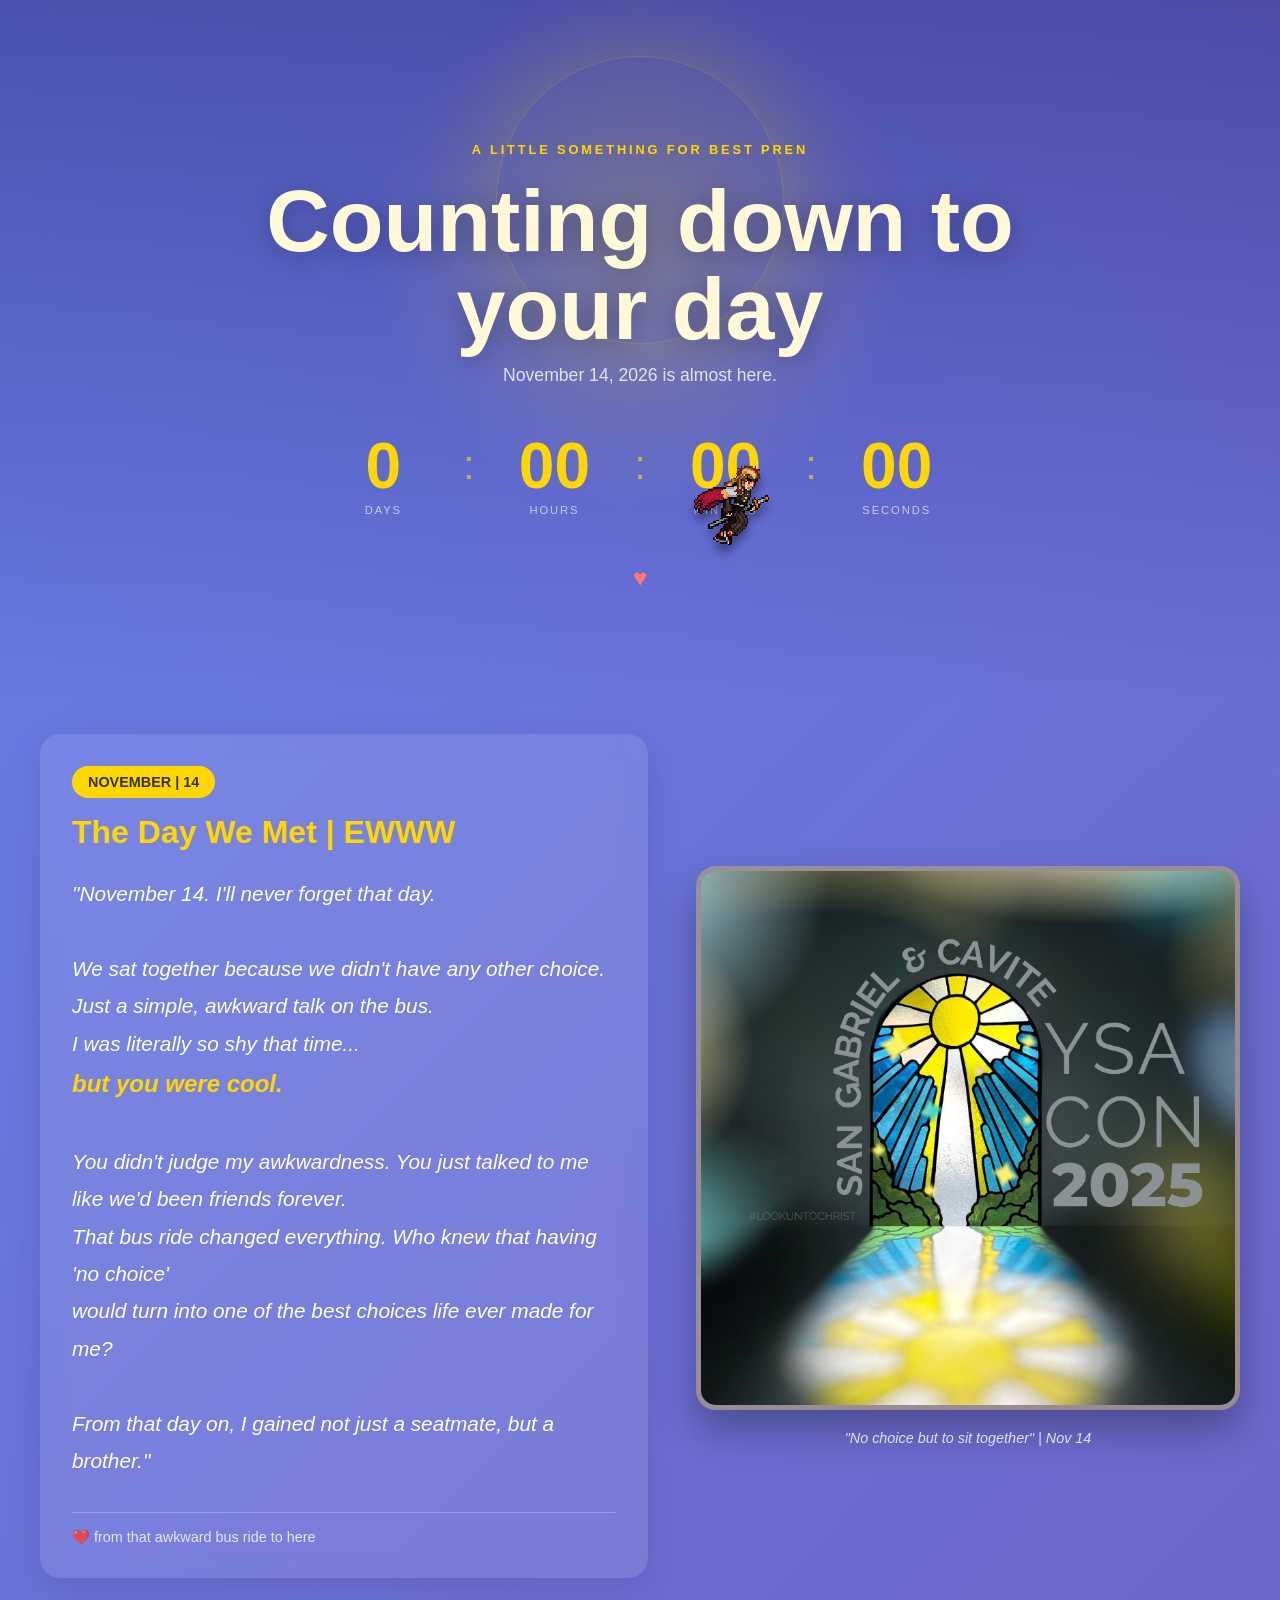
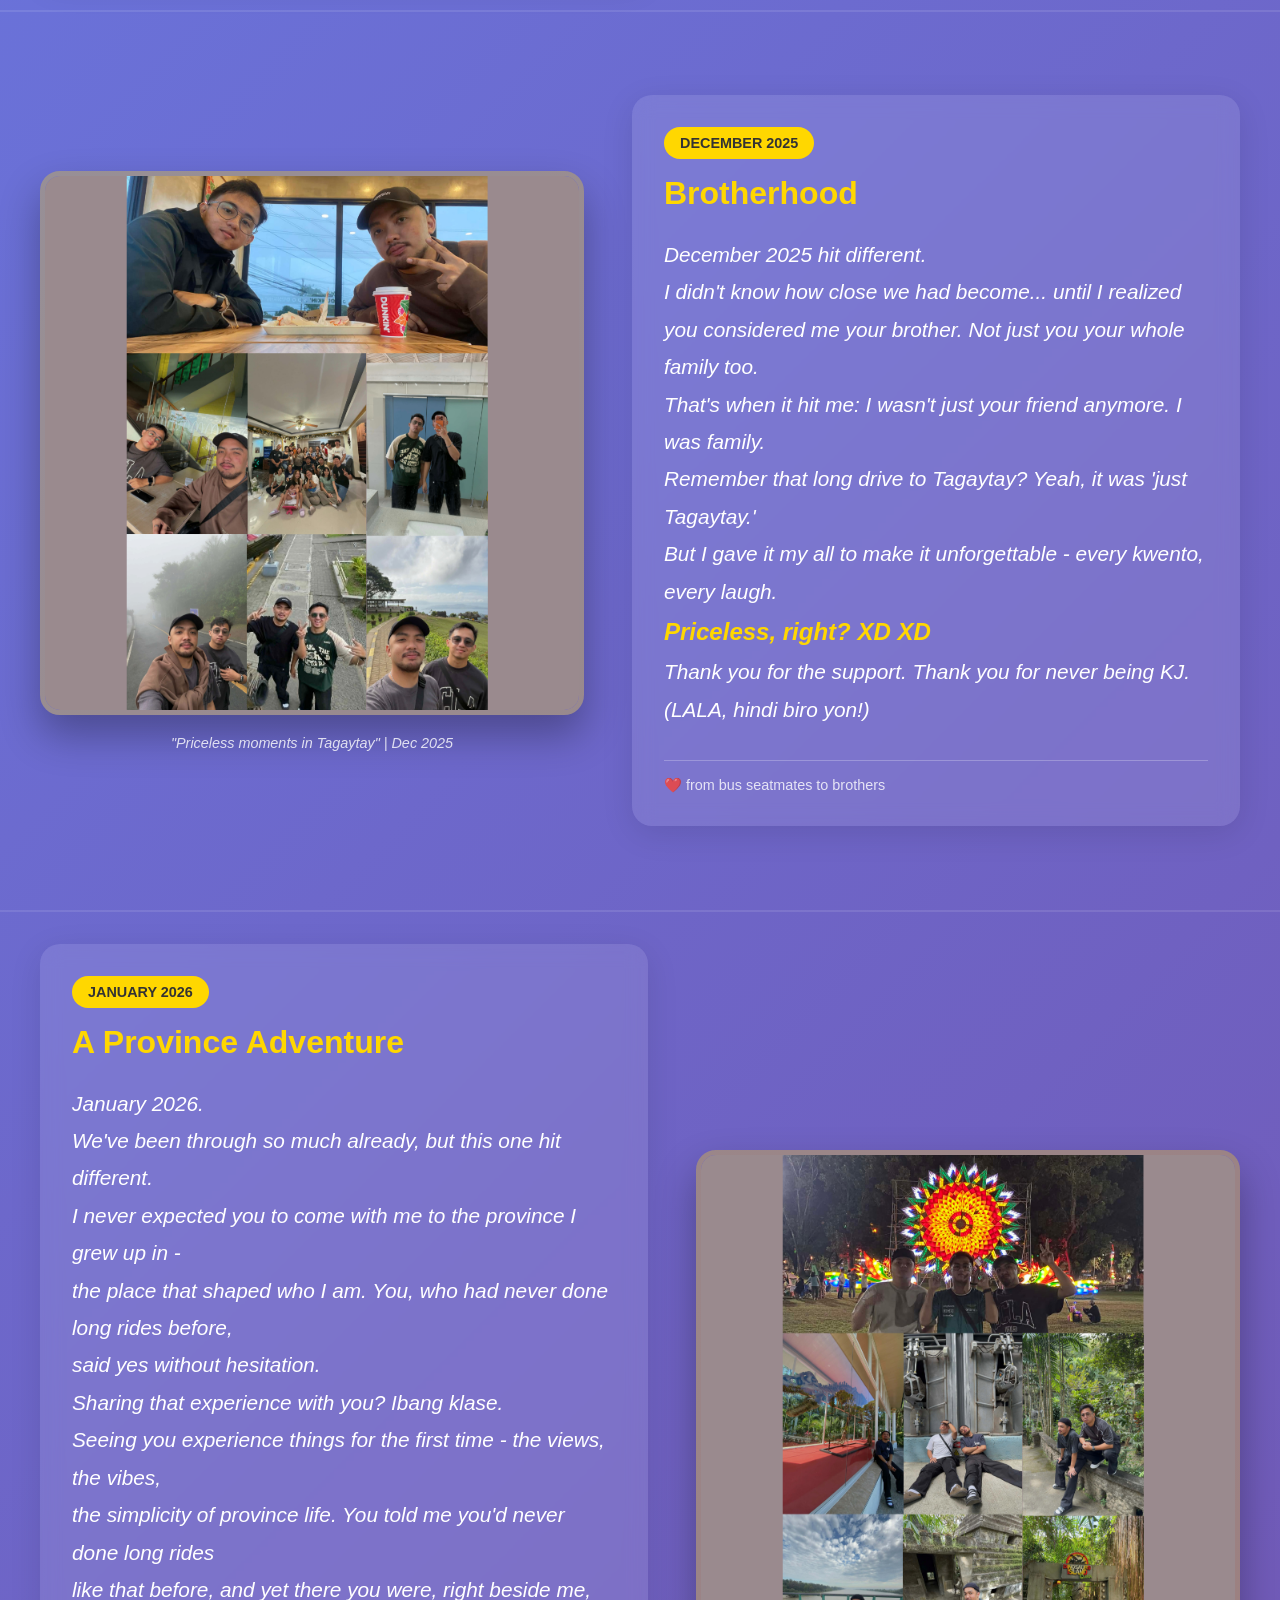
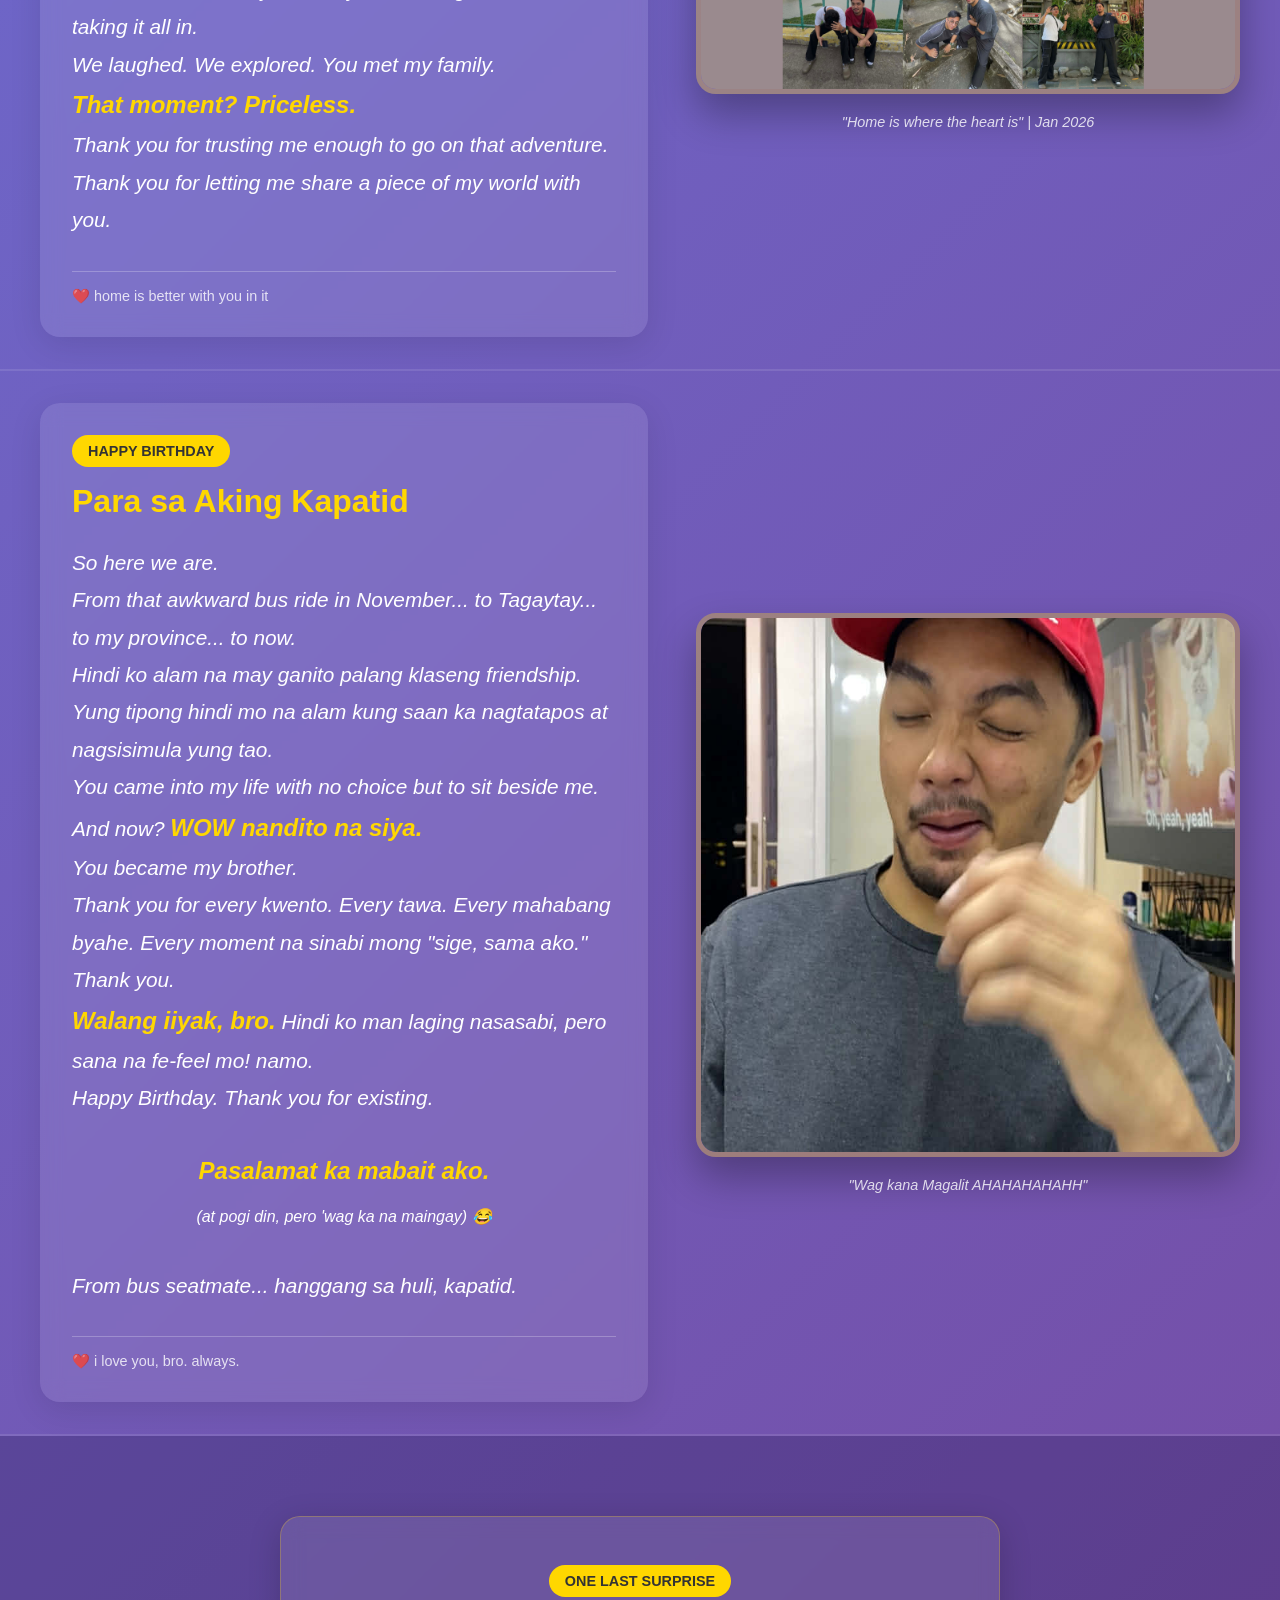
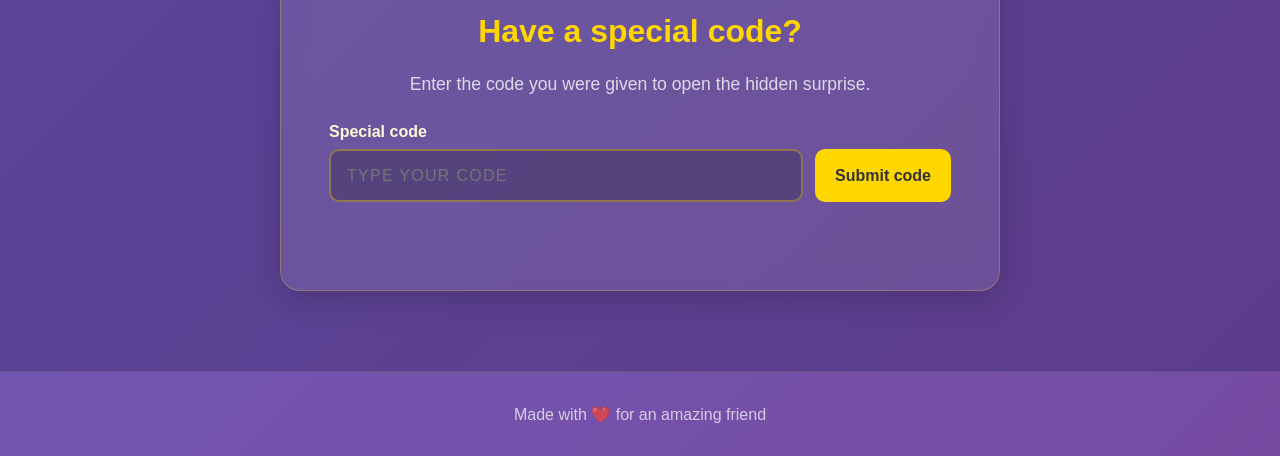
<file: index.html>
<!DOCTYPE html>
<html lang="en">
<head>
    <meta charset="UTF-8">
    <meta name="viewport" content="width=device-width, initial-scale=1.0">
    <title>Happy Birthday Bro! 🎂</title>
    <link rel="stylesheet" href="style.css">
    
    
</head>
<body>
   

   
    <header class="hero-header">
        <div class="header-glow"></div>
        <p class="eyebrow">A little something for Best Pren</p>
        <h1>Counting down to your day</h1>
        <p class="header-message">November 14, 2026 is almost here.</p>
        <div class="countdown" aria-label="Countdown to November 14, 2026">
            <div class="countdown-unit">
                <span id="days" class="countdown-value">0</span>
                <span class="countdown-label">days</span>
            </div>
            <span class="countdown-divider">:</span>
            <div class="countdown-unit">
                <span id="hours" class="countdown-value">00</span>
                <span class="countdown-label">hours</span>
            </div>
            <span class="countdown-divider">:</span>
            <div class="countdown-unit">
                <span id="minutes" class="countdown-value">00</span>
                <span class="countdown-label">minutes</span>
            </div>
            <span class="countdown-divider">:</span>
            <div class="countdown-unit">
                <span id="seconds" class="countdown-value">00</span>
                <span class="countdown-label">seconds</span>
            </div>
        </div>
        <span class="header-heart" aria-hidden="true">♥</span>
    </header>

   

    <!-- SECTION 1 - FIRST MEETING -->
    <section class="section">
        <div class="container">
            <!-- LEFT SIDE - MESSAGE -->
            <div class="message-box">
                <span class="date-badge">NOVEMBER | 14</span>
                <h2 class="message-title">The Day We Met | EWWW</h2>
                <p class="message-text">
                    "November 14. I'll never forget that day.<br><br>
                    We sat together because we didn't have any other choice.<br>
                    Just a simple, awkward talk on the bus.<br>
                    I was literally so shy that time...<br>
                    <span class="highlight">but you were cool.</span><br><br>
                    You didn't judge my awkwardness. You just talked to me like we'd been friends forever.<br>
                    That bus ride changed everything. Who knew that having 'no choice'<br>
                    would turn into one of the best choices life ever made for me?<br><br>
                    From that day on, I gained not just a seatmate, but a brother."
                </p>
                <div class="memory-footer">
                    <span class="heart">❤️</span> from that awkward bus ride to here
                </div>
            </div>
            
            <!-- RIGHT SIDE - PHOTO -->
            <div class="photo-box">
                <img src="images/YsaCon.jpg" alt="Our first meeting on the bus" class="actual-photo">
                <p class="photo-caption">"No choice but to sit together" | Nov 14</p>
            </div>
        </div>
    </section>

    <!-- SECTION 2 - TAGAYTAY MEMORY (FLIPPED LAYOUT) -->
    <section class="section">
        <div class="container">
            <!-- LEFT SIDE - PHOTO -->
            <div class="photo-box">
                <img src="images/second.png" alt="Tagaytay trip with my brother" class="actual-photo">
                <p class="photo-caption">"Priceless moments in Tagaytay" | Dec 2025</p>
            </div>
            
            <!-- RIGHT SIDE - MESSAGE -->
            <div class="message-box">
                <span class="date-badge">DECEMBER 2025</span>
                <h2 class="message-title">Brotherhood</h2>
                <div class="message-text">
                    <p><em>December 2025 hit different.</em></p>
                    
                    <p>I didn't know how close we had become... until I realized<br>
                    you considered me your brother. Not just you your whole family too.</p>
                    
                    <p>That's when it hit me: I wasn't just your friend anymore. I was family.</p>
                    
                    <p>Remember that long drive to Tagaytay? Yeah, it was 'just Tagaytay.'</p>
                    
                    <p>But I gave it my all to make it unforgettable - every kwento, every laugh.</p>
                    
                    <p><span class="highlight">Priceless, right? XD XD</span></p>
                    
                    <p>Thank you for the support. Thank you for never being KJ.<br>
                    (LALA, hindi biro yon!)</p>
                </div>
                <div class="memory-footer">
                    <span class="heart">❤️</span> from bus seatmates to brothers
                </div>
            </div>
        </div>
    </section>

    <!-- SECTION 3 - PROVINCE ADVENTURE (JANUARY 2026) -->
    <section class="section">
        <div class="container">
            <!-- LEFT SIDE - MESSAGE -->
            <div class="message-box">
                <span class="date-badge">JANUARY 2026</span>
                <h2 class="message-title">A Province Adventure</h2>
                <div class="message-text">
                    <p><em>January 2026.</em></p>
                    
                    <p>We've been through so much already, but this one hit different.</p>
                    
                    <p>I never expected you to come with me to the province I grew up in -<br>
                    the place that shaped who I am. You, who had never done long rides before,<br>
                    said yes without hesitation.</p>
                    
                    <p>Sharing that experience with you? Ibang klase.</p>
                    
                    <p>Seeing you experience things for the first time - the views, the vibes,<br>
                    the simplicity of province life. You told me you'd never done long rides<br>
                    like that before, and yet there you were, right beside me, taking it all in.</p>
                    
                    <p>We laughed. We explored. You met my family.</p>
                    
                    <p><span class="highlight">That moment? Priceless.</span></p>
                    
                    <p>Thank you for trusting me enough to go on that adventure.<br>
                    Thank you for letting me share a piece of my world with you.</p>
                </div>
                <div class="memory-footer">
                    <span class="heart">❤️</span> home is better with you in it
                </div>
            </div>
            
            <!-- RIGHT SIDE - PHOTO -->
            <div class="photo-box">
                <img src="images/taklo.png" alt="Province adventure with my brother" class="actual-photo">
                <p class="photo-caption">"Home is where the heart is" | Jan 2026</p>
            </div>
        </div>
    </section>

    <!-- SECTION 4 - GRAND FINALE (Bro Version) -->
<section class="section">
    <div class="container">
        <div class="message-box">
            <span class="date-badge">HAPPY BIRTHDAY</span>
            <h2 class="message-title">Para sa Aking Kapatid</h2>
            <div class="message-text">
                <p><em>So here we are.</em></p>
                
                <p>From that awkward bus ride in November... to Tagaytay... to my province... to now.</p>
                
                <p>Hindi ko alam na may ganito palang klaseng friendship. Yung tipong hindi mo na alam kung saan ka nagtatapos at nagsisimula yung tao.</p>
                
                <p>You came into my life with no choice but to sit beside me. And now? <span class="highlight">WOW nandito na siya.</span></p>
                
                <p>You became my brother.</p>
                
                <p>Thank you for every kwento. Every tawa. Every mahabang byahe. Every moment na sinabi mong "sige, sama ako."</p>
                
                <p>Thank you.</p>
                
                <p><span class="highlight">Walang iiyak, bro.</span> Hindi ko man laging nasasabi, pero sana na fe-feel mo! namo.</p>
                
                <p>Happy Birthday. Thank you for existing.</p>
                
                <p style="font-size: 1.5rem; text-align: center; margin: 2rem 0;">
                    <span class="highlight">Pasalamat ka mabait ako.</span><br>
                    <span style="font-size: 1rem;">(at pogi din, pero 'wag ka na maingay) 😂</span>
                </p>
                
                <p><em>From bus seatmate... hanggang sa huli, kapatid.</em></p>
            </div>
            <div class="memory-footer">
                <span class="heart">❤️</span> i love you, bro. always.
            </div>
        </div>
        <div class="photo-box">
            <img src="images/burtday.png" alt="Best photo of us" class="actual-photo">
            <p class="photo-caption">"Wag kana Magalit AHAHAHAHAHH"</p>
        </div>
    </div>
</section>

    <!-- SPECIAL CODE UNLOCK -->
    <section class="code-section" aria-labelledby="code-title">
        <div class="code-card">
            <span class="date-badge">ONE LAST SURPRISE</span>
            <h2 id="code-title" class="message-title">Have a special code?</h2>
            <p class="code-intro">Enter the code you were given to open the hidden surprise.</p>
            <form id="code-form" class="code-form">
                <label class="code-label" for="special-code">Special code</label>
                <div class="code-input-row">
                    <input id="special-code" name="special-code" type="text" autocomplete="off" placeholder="Type your code" required>
                    <button class="code-button" type="submit">Submit code</button>
                </div>
            </form>
            <p id="code-status" class="code-status" role="status" aria-live="polite"></p>
        </div>
    </section>

    <!-- FOOTER -->
    <footer style="text-align: center; padding: 2rem; opacity: 0.7;">
        <p>Made with ❤️ for an amazing friend</p>
    </footer>

    <aside id="countdown-bot" class="countdown-bot" aria-label="Countdown bot">
        <button id="bot-close" class="bot-close" type="button" aria-label="Close countdown bot">&times;</button>
        <img id="bot-avatar" class="bot-avatar" src="images/listening.JPG" alt="You listening">
        <div class="bot-content">
            <p class="bot-name">Countdown Bot</p>
            <p class="bot-question">What are you doing here?</p>
            <div id="bot-options" class="bot-options">
                <button class="bot-option" type="button" data-reply="visiting">Just visiting the page</button>
                <button class="bot-option" type="button" data-reply="hint">Trying to find a hint to the code</button>
                <button id="bot-code-request" class="bot-option bot-follow-up" type="button">Can you please tell me the code?</button>
                <button id="bot-please" class="bot-option bot-prank-option" type="button">Pleasee</button>
                <button id="bot-nevermind" class="bot-option bot-prank-option" type="button">Nevermind</button>
            </div>
            <p id="bot-reply" class="bot-reply" role="status" aria-live="polite"></p>
        </div>
    </aside>
    <button id="bot-open" class="bot-open" type="button">Ask the bot</button>

    <div id="walk-world" class="walk-world" aria-label="Free walk area">
        <div id="walker" class="walker" role="img" aria-label="Walking character"></div>
    </div>

    <script src="script.js"></script>

</body>
</html>
</file>
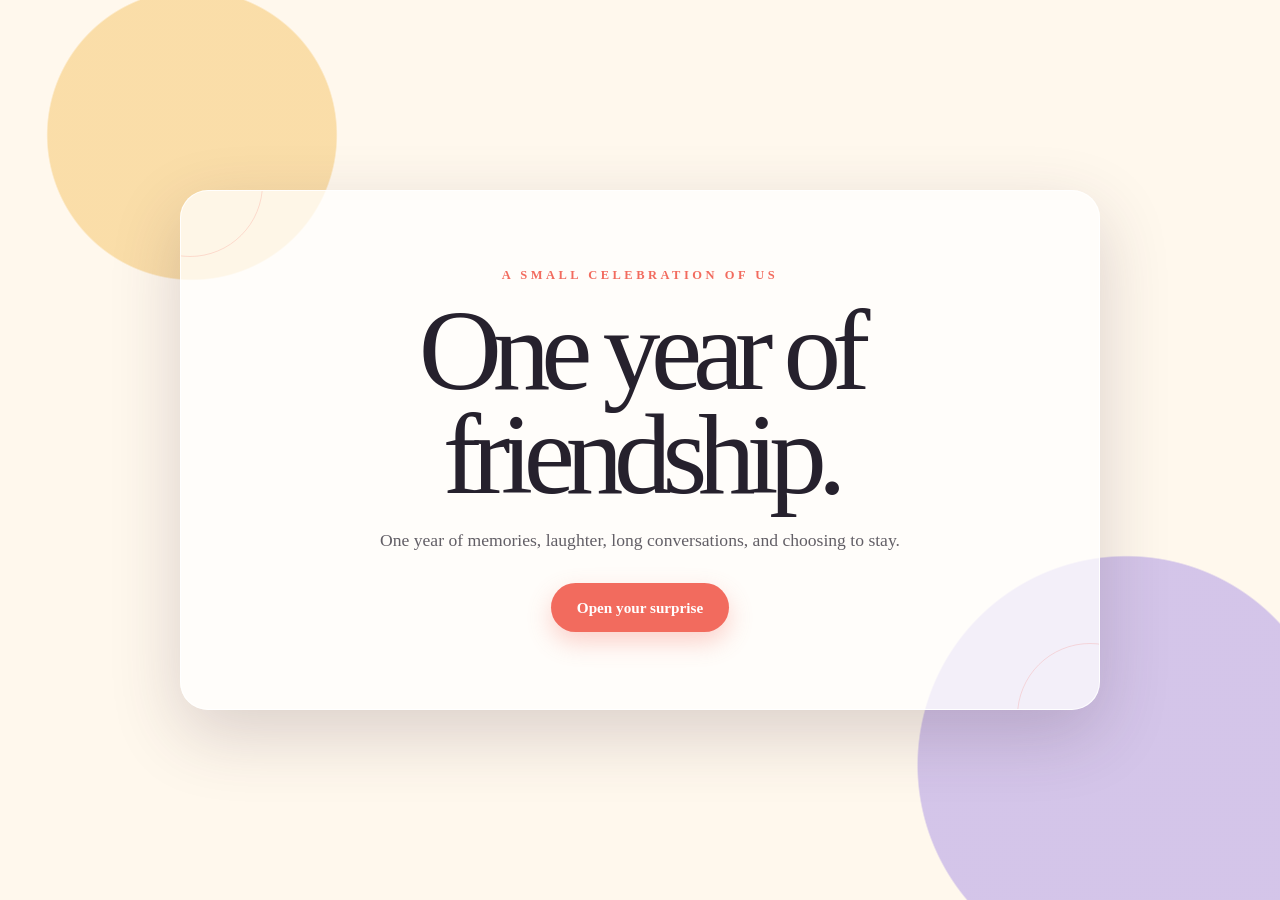
<file: surprise.html>
<!DOCTYPE html>
<html lang="en">
<head>
    <meta charset="UTF-8">
    <meta name="viewport" content="width=device-width, initial-scale=1.0">
    <title>One Year of Us</title>
    <link rel="stylesheet" href="style2.css">
</head>
<body>
    <main class="surprise">
        <section class="intro" aria-labelledby="page-title">
            <p class="kicker">A small celebration of us</p>
            <h1 id="page-title">One year of friendship.</h1>
            <p class="subtitle">One year of memories, laughter, long conversations, and choosing to stay.</p>
            <button class="open-button" type="button" id="open-surprise">Open your surprise</button>
        </section>

        <section class="message" id="message" aria-live="polite" hidden>
            <img class="message-photo" src="images/burtday.png" alt="A favorite memory together">
            <h2>To my best friend,</h2>
            <p>
                Happy one-year friendship anniversary! It's genuinely wild to think that it's already been
                a year since we started hanging out. You've easily become one of my favorite people, and I'm
                super grateful to have you around.
            </p>
            <p>
                Thanks for all the laughs, the random adventures, and always having my
                back. Here's to everything we've built so far and all the good times still ahead.
            </p>
            <p>
                This past year has reminded me how special it is to have someone who makes the
                good days even better and the difficult days a little easier. I hope you know
                that you can always count on me, just like I know I can count on you. No matter
                where life takes us next, I am thankful for every conversation, every inside joke,
                and every memory we still have waiting to make.
            </p>
            <p class="signature">Appreciate you, man. Always. <span class="heart" aria-hidden="true"></span></p>

            <section class="memory-gallery" aria-labelledby="gallery-title">
                <p class="section-kicker">Four little pieces of us</p>
                <h2 class="section-title" id="gallery-title">Flip through our memories</h2>
                <p class="section-note">Every picture holds a story. Before you see the memory, take a second to feel what it means.</p>
                <div class="gallery-grid">
                    <article class="memory-card">
                        <button class="card-button" type="button" aria-label="Reveal memory one">
                            <span class="card-inner">
                                <span class="card-face card-front"><span class="card-number">MEMORY 01</span><span class="card-meaning">The beginning of something unforgettable.</span><span class="card-hint">tap to reveal</span></span>
                                <span class="card-face card-back"><img src="images/M1.png" alt="Memory one"></span>
                            </span>
                        </button>
                    </article>
                    <article class="memory-card">
                        <button class="card-button" type="button" aria-label="Reveal memory two">
                            <span class="card-inner">
                                <span class="card-face card-front"><span class="card-number">MEMORY 02</span><span class="card-meaning">A laugh that made an ordinary day special.</span><span class="card-hint">tap to reveal</span></span>
                                <span class="card-face card-back"><img src="images/M2.png" alt="Memory two"></span>
                            </span>
                        </button>
                    </article>
                    <article class="memory-card">
                        <button class="card-button" type="button" aria-label="Reveal memory three">
                            <span class="card-inner">
                                <span class="card-face card-front"><span class="card-number">MEMORY 03</span><span class="card-meaning">The kind of moment we will talk about forever.</span><span class="card-hint">tap to reveal</span></span>
                                <span class="card-face card-back"><img src="images/M3.png" alt="Memory three"></span>
                            </span>
                        </button>
                    </article>
                    <article class="memory-card">
                        <button class="card-button" type="button" aria-label="Reveal memory four">
                            <span class="card-inner">
                                <span class="card-face card-front"><span class="card-number">MEMORY 04</span><span class="card-meaning">Proof that the best memories are unplanned.</span><span class="card-hint">tap to reveal</span></span>
                                <span class="card-face card-back"><img src="images/M4.png" alt="Memory four"></span>
                            </span>
                        </button>
                    </article>
                </div>
            </section>

            <section class="final-reveal" id="final-reveal" aria-labelledby="final-title" hidden>
                <p class="section-kicker">You found the last memory</p>
                <h2 class="section-title" id="final-title">One more thing...</h2>
                <p>
                    Four memories, one incredible year, and so many more moments still to come.
                    Thank you chard for the incredible year, pre alam mo naman na hindi ako ma show ng emotion,
                    still i want to thank you for everything to make this possible and thank you for being my
                    best friend. I am looking forward sa jowa mo HAHHA kimi, I'm always grateful and i appriciate
                    Things that you do for our pagiging prens.
                </p>
                <p class="final-signature">Here is to us and everything ahead.</p>
            </section>

            <div class="message-actions">
                <button class="download-button" type="button" id="download-memory">Save this memory</button>
                <p class="action-note">Creates a printable PDF from your browser's print menu.</p>
            </div>

            <section class="video-gallery" aria-labelledby="video-title">
                <p class="section-kicker">Moving memories</p>
                <h2 class="section-title" id="video-title">A moment in motion</h2>
                <p class="section-note">A favorite memory, saved in motion.</p>
                <div class="video-grid">
                    <div>
                        <video class="video-slot" controls muted loop preload="metadata">
                            <source src="images/v1-browser.mp4" type="video/mp4">
                        </video>
                        <p class="video-label">1 Year of Memories</p>
                    </div>
                </div>
            </section>

        </section>
    </main>

    <script>
        const openButton = document.getElementById('open-surprise');
        const message = document.getElementById('message');
        const finalReveal = document.getElementById('final-reveal');
        const downloadButton = document.getElementById('download-m emory');
        const memoryCards = [...document.querySelectorAll('.memory-card')];
        const flippedMemories = new Set();
        const colors = ['#f26b5e', '#f4bd55', '#9b83c4', '#6fb8a4'];

        function celebrate() {
            for (let index = 0; index < 70; index += 1) {
                const piece = document.createElement('span');
                piece.className = 'confetti';
                piece.style.left = `${Math.random() * 100}vw`;
                piece.style.backgroundColor = colors[index % colors.length];
                piece.style.setProperty('--drift', `${(Math.random() - 0.5) * 30}vw`);
                piece.style.animationDelay = `${Math.random() * 0.45}s`;
                document.body.appendChild(piece);
                piece.addEventListener('animationend', () => piece.remove());
            }
        }

        openButton.addEventListener('click', () => {
            message.hidden = false;
            message.classList.add('is-visible');
            openButton.textContent = 'Happy one year to us';
            openButton.disabled = true;
            celebrate();
        });

        memoryCards.forEach((card, index) => {
            const button = card.querySelector('.card-button');

            button.addEventListener('click', () => {
                const isFlipped = card.classList.toggle('is-flipped');
                button.setAttribute('aria-label', isFlipped ? 'Show the meaning' : 'Reveal memory');

                if (isFlipped) {
                    flippedMemories.add(index);
                } else {
                    flippedMemories.delete(index);
                }

                if (flippedMemories.size === memoryCards.length) {
                    finalReveal.hidden = false;
                    finalReveal.classList.add('is-unlocked');
                    finalReveal.scrollIntoView({ behavior: 'smooth', block: 'center' });
                    celebrate();
                }
            });
        });

        downloadButton.addEventListener('click', () => {
            window.print();
        });
    </script>
</body>
</html>
</file>
<file: style.css>
* {
    margin: 0;
    padding: 0;
    box-sizing: border-box;
}

body {
    font-family: 'Arial', sans-serif;
    background: linear-gradient(135deg, #667eea 0%, #764ba2 100%);
    color: white;
}

/* BIRTHDAY HEADER */
.hero-header {
    min-height: 78vh;
    padding: 7rem 2rem 5rem;
    display: flex;
    flex-direction: column;
    align-items: center;
    justify-content: center;
    text-align: center;
    position: relative;
    overflow: hidden;
    background: radial-gradient(circle at 50% 35%, rgba(255, 215, 0, 0.2), transparent 34%),
        linear-gradient(180deg, rgba(41, 28, 102, 0.45), rgba(118, 75, 162, 0));
}

.header-glow {
    width: 18rem;
    height: 18rem;
    position: absolute;
    top: 8%;
    border: 1px solid rgba(255, 215, 0, 0.2);
    border-radius: 50%;
    box-shadow: 0 0 80px rgba(255, 215, 0, 0.15);
    animation: pulseGlow 4s ease-in-out infinite;
}

.eyebrow {
    color: #ffd700;
    font-size: 0.8rem;
    font-weight: bold;
    letter-spacing: 0.18rem;
    text-transform: uppercase;
    position: relative;
}

.hero-header h1 {
    max-width: 760px;
    margin: 1.25rem 0 0.75rem;
    font-size: clamp(2.5rem, 7vw, 5.5rem);
    line-height: 1;
    color: #fff8d6;
    text-shadow: 0 4px 24px rgba(0, 0, 0, 0.25);
    position: relative;
}

.header-message {
    color: rgba(255, 255, 255, 0.8);
    font-size: 1.1rem;
    position: relative;
}

.countdown {
    display: flex;
    align-items: center;
    gap: clamp(0.5rem, 2vw, 1.5rem);
    margin-top: 3rem;
    position: relative;
}

.countdown-unit {
    min-width: clamp(4.2rem, 12vw, 7rem);
    display: flex;
    flex-direction: column;
    gap: 0.35rem;
}

.countdown-value {
    color: #ffd700;
    font-size: clamp(2rem, 6vw, 4rem);
    font-weight: bold;
    line-height: 1;
    font-variant-numeric: tabular-nums;
}

.countdown-label {
    color: rgba(255, 255, 255, 0.65);
    font-size: 0.7rem;
    letter-spacing: 0.12rem;
    text-transform: uppercase;
}

.countdown-divider {
    color: rgba(255, 215, 0, 0.65);
    font-size: clamp(1.5rem, 4vw, 2.5rem);
    margin-bottom: 1.2rem;
}

.header-heart {
    color: #ff7777;
    font-size: 1.5rem;
    margin-top: 3rem;
    animation: heartbeat 1.5s infinite;
    position: relative;
}

@keyframes pulseGlow {
    0%, 100% { transform: scale(0.95); opacity: 0.65; }
    50% { transform: scale(1.05); opacity: 1; }
}

/* SECTION STYLING */
.section {
    min-height: 100vh;
    display: flex;
    align-items: center;
    justify-content: center;
    padding: 2rem;
    border-bottom: 2px solid rgba(255,255,255,0.1);
}

.container {
    display: flex;
    max-width: 1200px;
    width: 100%;
    gap: 3rem;
    align-items: center;
    justify-content: center;
    flex-wrap: wrap;
}

/* MESSAGE BOX */
.message-text .highlight.funny {
    display: inline-block;
    animation: laugh 1s infinite;
}

@keyframes laugh {
    0%, 100% { transform: rotate(0deg); }
    25% { transform: rotate(2deg); }
    75% { transform: rotate(-2deg); }
}
.message-box {
    flex: 1;
    min-width: 300px;
    padding: 2rem;
    background: rgba(255,255,255,0.1);
    backdrop-filter: blur(10px);
    border-radius: 20px;
    box-shadow: 0 8px 32px rgba(0,0,0,0.1);
    animation: slideInLeft 1s ease;
}

.date-badge {
    background: #ffd700;
    color: #333;
    padding: 0.5rem 1rem;
    border-radius: 50px;
    font-weight: bold;
    font-size: 0.9rem;
    display: inline-block;
    margin-bottom: 1rem;
}

.message-title {
    font-size: 2rem;
    margin-bottom: 1.5rem;
    color: #ffd700;
}

.message-text {
    font-size: 1.3rem;
    line-height: 1.8;
    margin-bottom: 2rem;
    font-style: italic;
}

.highlight {
    color: #ffd700;
    font-weight: bold;
    font-size: 1.5rem;
}

.memory-footer {
    border-top: 1px solid rgba(255,255,255,0.3);
    padding-top: 1rem;
    font-size: 0.9rem;
    opacity: 0.8;
}

.heart {
    color: #ff4d4d;
    animation: heartbeat 1.5s infinite;
}

/* PHOTO BOX */
.photo-box {
    flex: 1;
    min-width: 300px;
    text-align: center;
}

/* ACTUAL PHOTO STYLING - Auto fits in box */
.actual-photo {
    width: 100%;
    height: 100%;
    aspect-ratio: 1/1;
    object-fit: cover;
    border-radius: 20px;
    box-shadow: 0 20px 40px rgba(0,0,0,0.3);
    border: 5px solid rgba(255,215,0,0.3);
    transition: transform 0.3s ease;
    animation: slideInRight 1s ease;
}

.actual-photo:hover {
    transform: scale(1.02) rotate(1deg);
    border-color: #ffd700;
}

/* PLACEHOLDER STYLING (for when no photo yet) */
.photo-placeholder {
    width: 100%;
    aspect-ratio: 1/1;
    background: linear-gradient(145deg, #ffd700, #ffb347);
    border-radius: 20px;
    padding: 1rem;
    box-shadow: 0 20px 40px rgba(0,0,0,0.3);
    transition: transform 0.3s ease;
    animation: slideInRight 1s ease;
}

.photo-placeholder:hover {
    transform: scale(1.02) rotate(1deg);
}

.placeholder-content {
    width: 100%;
    height: 100%;
    background: rgba(255,255,255,0.2);
    border-radius: 15px;
    display: flex;
    flex-direction: column;
    align-items: center;
    justify-content: center;
    gap: 1rem;
    border: 3px dashed rgba(255,255,255,0.5);
}

.camera-icon {
    font-size: 4rem;
    filter: drop-shadow(0 4px 6px rgba(0,0,0,0.2));
}

.photo-caption {
    margin-top: 1rem;
    font-size: 0.9rem;
    opacity: 0.8;
    font-style: italic;
}

/* SPECIAL CODE UNLOCK */
.code-section {
    min-height: 52vh;
    display: flex;
    align-items: center;
    justify-content: center;
    padding: 5rem 2rem;
    background: rgba(30, 19, 75, 0.28);
    border-bottom: 2px solid rgba(255, 255, 255, 0.1);
}

.code-card {
    width: min(100%, 720px);
    padding: 3rem;
    text-align: center;
    background: rgba(255, 255, 255, 0.1);
    border: 1px solid rgba(255, 215, 0, 0.25);
    border-radius: 20px;
    box-shadow: 0 8px 32px rgba(0, 0, 0, 0.18);
    backdrop-filter: blur(10px);
}

.code-intro {
    margin-bottom: 1.75rem;
    color: rgba(255, 255, 255, 0.78);
    font-size: 1.1rem;
}

.code-form {
    text-align: left;
}

.code-label {
    display: block;
    margin-bottom: 0.5rem;
    color: #fff8d6;
    font-weight: bold;
}

.code-input-row {
    display: flex;
    gap: 0.75rem;
}

.code-input-row input {
    flex: 1;
    min-width: 0;
    padding: 0.95rem 1rem;
    border: 2px solid rgba(255, 215, 0, 0.35);
    border-radius: 10px;
    background: rgba(0, 0, 0, 0.2);
    color: white;
    font: inherit;
    letter-spacing: 0.08rem;
    text-transform: uppercase;
}

.code-input-row input:focus {
    outline: 2px solid #ffd700;
    outline-offset: 2px;
}

.code-button {
    padding: 0.95rem 1.25rem;
    border: 0;
    border-radius: 10px;
    background: #ffd700;
    color: #333;
    cursor: pointer;
    font: inherit;
    font-weight: bold;
    transition: transform 0.2s ease, background 0.2s ease;
}

.code-button:hover,
.code-button:focus-visible {
    background: #fff0a3;
    transform: translateY(-2px);
}

.code-status {
    min-height: 1.5rem;
    margin-top: 1rem;
    font-weight: bold;
}

.code-status.success {
    color: #a8f0bd;
}

.code-status.error {
    color: #ffb0b0;
}

/* COUNTDOWN BOT */
.countdown-bot {
    width: 6rem;
    min-height: 6rem;
    display: flex;
    align-items: flex-end;
    position: fixed;
    right: 1rem;
    bottom: 1rem;
    z-index: 10;
    padding: 0;
    opacity: 0;
    pointer-events: none;
    transform: translateY(1rem);
    transition: opacity 0.25s ease, transform 0.25s ease;
}

.countdown-bot.is-visible {
    opacity: 1;
    pointer-events: auto;
    transform: translateY(0);
}

.bot-avatar {
    width: 5.5rem;
    height: 5.5rem;
    display: block;
    flex: 0 0 auto;
    object-fit: cover;
    object-position: center top;
    background: #ffd700;
    border: 3px solid #ffd700;
    border-radius: 50%;
    box-shadow: 0 10px 25px rgba(0, 0, 0, 0.3);
    transition: transform 0.25s ease;
}

.countdown-bot.is-talking .bot-avatar {
    animation: botBounce 0.55s ease-in-out infinite alternate;
}

@keyframes botBounce {
    from { transform: translateY(0) rotate(-2deg); }
    to { transform: translateY(-5px) rotate(2deg); }
}

.bot-content {
    width: min(19rem, calc(100vw - 2rem));
    position: absolute;
    right: 4.7rem;
    bottom: 4.3rem;
    color: #fff8d6;
    pointer-events: auto;
}

.bot-name {
    width: fit-content;
    margin: 0 0 0.35rem auto;
    padding: 0.25rem 0.65rem;
    color: #ffd700;
    font-size: 0.72rem;
    font-weight: bold;
    letter-spacing: 0.1rem;
    text-transform: uppercase;
    background: rgba(30, 19, 75, 0.92);
    border-radius: 999px;
}

.bot-question {
    margin: 0 0 0.65rem;
    padding: 0.75rem 0.9rem;
    font-size: 1.05rem;
    font-weight: bold;
    line-height: 1.3;
    background: rgba(30, 19, 75, 0.94);
    border: 1px solid rgba(255, 215, 0, 0.45);
    border-radius: 16px 16px 3px 16px;
    box-shadow: 0 8px 22px rgba(0, 0, 0, 0.25);
}

.bot-options {
    display: grid;
    gap: 0.5rem;
    opacity: 0;
    pointer-events: none;
    transform: translateY(-0.4rem);
    transition: opacity 0.3s ease, transform 0.3s ease;
}

.bot-options.is-ready {
    opacity: 1;
    pointer-events: auto;
    transform: translateY(0);
}

.bot-follow-up {
    display: none;
}

.bot-follow-up.is-visible {
    display: block;
}

.bot-prank-option {
    display: none;
}

.bot-prank-option.is-visible {
    display: block;
}

.bot-option,
.bot-open {
    color: #fff8d6;
    background: rgba(255, 255, 255, 0.1);
    border: 1px solid rgba(255, 215, 0, 0.35);
    border-radius: 8px;
    cursor: pointer;
    font: inherit;
    text-align: left;
    transition: background 0.2s ease, transform 0.2s ease;
}

.bot-option {
    padding: 0.55rem 0.7rem;
    font-size: 0.86rem;
}

.bot-option:hover,
.bot-option:focus-visible {
    background: rgba(255, 215, 0, 0.2);
    transform: translateX(2px);
}

.bot-option:disabled {
    cursor: wait;
    opacity: 0.55;
}

.bot-reply {
    display: none;
    margin: 0.7rem 0 0;
    padding: 0.75rem 0.9rem;
    color: rgba(255, 255, 255, 0.8);
    font-size: 0.88rem;
    line-height: 1.4;
    background: rgba(30, 19, 75, 0.94);
    border: 1px solid rgba(255, 215, 0, 0.35);
    border-radius: 16px 16px 16px 3px;
    box-shadow: 0 8px 22px rgba(0, 0, 0, 0.25);
}

.bot-reply.is-visible {
    display: block;
}

.bot-close {
    position: absolute;
    top: -0.45rem;
    right: -0.35rem;
    width: 1.4rem;
    height: 1.4rem;
    padding: 0;
    color: #333;
    background: #ffd700;
    border-radius: 50%;
    border: 0;
    cursor: pointer;
    font-size: 1.1rem;
    line-height: 1;
}

.bot-open {
    display: none;
    position: fixed;
    right: 1rem;
    bottom: 1rem;
    z-index: 9;
    width: 4rem;
    height: 4rem;
    padding: 0.5rem;
    color: #333;
    background: #ffd700;
    border-radius: 50%;
    font-size: 0.72rem;
    font-weight: bold;
    text-align: center;
}

.bot-open.is-visible {
    display: block;
}

/* OPTIONAL PHOTO STYLES */
.photo-box.with-bg {
    background: linear-gradient(145deg, #ffd700, #ffb347);
    padding: 1rem;
    border-radius: 20px;
}

/* Circle photo style */
.actual-photo.circle {
    border-radius: 50%;
    aspect-ratio: 1/1;
    object-fit: cover;
}

/* Contain photo style (shows entire photo) */
.actual-photo.contain {
    object-fit: contain;
    background: rgba(0,0,0,0.2);
}

/* Polaroid style */
.actual-photo.polaroid {
    object-fit: cover;
    border: 10px solid white;
    border-bottom: 40px solid white;
    border-radius: 10px;
}

/* ANIMATIONS */
@keyframes slideInLeft {
    from {
        opacity: 0;
        transform: translateX(-50px);
    }
    to {
        opacity: 1;
        transform: translateX(0);
    }
}

@keyframes slideInRight {
    from {
        opacity: 0;
        transform: translateX(50px);
    }
    to {
        opacity: 1;
        transform: translateX(0);
    }
}

@keyframes heartbeat {
    0%, 100% { transform: scale(1); }
    50% { transform: scale(1.1); }
}

/* MOBILE RESPONSIVE */
@media (max-width: 768px) {
    .hero-header {
        min-height: 85vh;
        padding: 5rem 1.25rem 4rem;
    }

    .countdown {
        gap: 0.35rem;
        margin-top: 2.5rem;
    }

    .countdown-unit {
        min-width: 3.7rem;
    }

    .container {
        flex-direction: column;
        gap: 2rem;
    }
    
    .message-box, .photo-box {
        width: 100%;
    }
    
    .message-title {
        font-size: 1.5rem;
    }
    
    .message-text {
        font-size: 1.1rem;
    }

    .code-card {
        padding: 2rem 1.25rem;
    }

    .code-input-row {
        flex-direction: column;
    }

    .code-button {
        width: 100%;
    }

    .countdown-bot {
        width: 4.5rem;
        min-height: 4.5rem;
        right: 0.75rem;
        bottom: 0.75rem;
    }

    .bot-avatar {
        width: 4rem;
        height: 4rem;
    }

    .bot-content {
        width: min(14rem, calc(100vw - 1.5rem));
        right: 3.35rem;
        bottom: 3.1rem;
    }

    .bot-question {
        padding: 0.55rem 0.7rem;
        font-size: 0.88rem;
    }

    .bot-option {
        padding: 0.4rem 0.55rem;
        font-size: 0.72rem;
    }

    .bot-reply {
        padding: 0.55rem 0.7rem;
        font-size: 0.75rem;
    }

    .bot-open {
        right: 0.75rem;
        bottom: 0.75rem;
        width: 3.25rem;
        height: 3.25rem;
        font-size: 0.62rem;
    }
}

/* FREE WALK CHARACTER */
.walk-world {
    position: fixed;
    inset: 0;
    z-index: 8;
    pointer-events: none;
    overflow: hidden;
}

.walker {
    width: 6rem;
    height: 6rem;
    position: absolute;
    left: 50%;
    top: 50%;
    background-color: transparent;
    background-image: url('images/rengoku.gif');
    background-position: left center;
    background-repeat: no-repeat;
    background-size: 200% 100%;
    image-rendering: pixelated;
    pointer-events: auto;
    --facing: 1;
    transform: translate(-50%, -50%) scaleX(var(--facing));
    cursor: crosshair;
    filter: drop-shadow(0 8px 4px rgba(0, 0, 0, 0.35));
}

.walker.is-facing-right {
    --facing: -1;
}

.walker.is-slashing {
    animation: slash 0.28s steps(2) both;
}

.slash-mark {
    width: 4rem;
    height: 4rem;
    position: fixed;
    z-index: 9;
    pointer-events: none;
    border-top: 0.35rem solid #fff1a6;
    border-right: 0.35rem solid #ffbd5c;
    border-radius: 50%;
    transform: rotate(-35deg) scale(0.4);
    animation: slash-mark 0.32s ease-out forwards;
    filter: drop-shadow(0 0 8px rgba(255, 197, 92, 0.9));
}

@keyframes slash {
    0% { transform: translate(-50%, -50%) scaleX(var(--facing)) rotate(0); }
    50% { transform: translate(-50%, -50%) scaleX(var(--facing)) rotate(-8deg) scale(1.08); }
    100% { transform: translate(-50%, -50%) scaleX(var(--facing)) rotate(0); }
}

@keyframes slash-mark {
    0% { opacity: 0; transform: rotate(-35deg) scale(0.4); }
    35% { opacity: 1; transform: rotate(-35deg) scale(1); }
    100% { opacity: 0; transform: rotate(-35deg) scale(1.2) translate(1rem, -1rem); }
}

@media (max-width: 600px) {
    .walker {
        width: 4.5rem;
        height: 4.5rem;
    }
}
</file>
<file: style2.css>
:root {
    --ink: #26212d;
    --cream: #fff8ed;
    --coral: #f26b5e;
    --gold: #f4bd55;
    --lavender: #c9b8e8;
    --shadow: 0 24px 70px rgba(70, 43, 67, 0.2);
}

* {
    box-sizing: border-box;
}

body {
    min-height: 100vh;
    margin: 0;
    display: grid;
    place-items: center;
    padding: 2rem;
    overflow-x: hidden;
    color: var(--ink);
    font-family: Georgia, 'Times New Roman', serif;
    background:
        radial-gradient(circle at 15% 15%, rgba(244, 189, 85, 0.45) 0 9rem, transparent 9.1rem),
        radial-gradient(circle at 88% 85%, rgba(201, 184, 232, 0.8) 0 13rem, transparent 13.1rem),
        var(--cream);
}

.surprise {
    width: min(100%, 920px);
    position: relative;
    padding: clamp(2rem, 6vw, 5rem);
    overflow: hidden;
    text-align: center;
    background: rgba(255, 255, 255, 0.72);
    border: 1px solid rgba(255, 255, 255, 0.9);
    border-radius: 28px;
    box-shadow: var(--shadow);
    animation: arrive 0.8s ease both;
}

.surprise::before,
.surprise::after {
    content: '';
    width: 9rem;
    height: 9rem;
    position: absolute;
    border: 1px solid rgba(242, 107, 94, 0.2);
    border-radius: 50%;
}

.surprise::before {
    top: -5rem;
    left: -4rem;
}

.surprise::after {
    right: -4rem;
    bottom: -5rem;
}

.intro {
    position: relative;
    z-index: 1;
}

.kicker {
    margin: 0;
    color: var(--coral);
    font-size: 0.78rem;
    font-weight: bold;
    letter-spacing: 0.22rem;
    text-transform: uppercase;
}

h1 {
    max-width: 680px;
    margin: 1rem auto 0;
    font-size: clamp(3rem, 9vw, 7.5rem);
    line-height: 0.9;
    letter-spacing: -0.08em;
    font-weight: normal;
}

.subtitle {
    margin: 1.5rem auto 0;
    color: rgba(38, 33, 45, 0.72);
    font-size: 1.1rem;
}

.open-button {
    margin-top: 2rem;
    padding: 0.95rem 1.6rem;
    color: #fff;
    background: var(--coral);
    border: 0;
    border-radius: 999px;
    box-shadow: 0 10px 24px rgba(242, 107, 94, 0.3);
    cursor: pointer;
    font: bold 0.95rem Georgia, 'Times New Roman', serif;
    transition: transform 0.2s ease, background 0.2s ease;
}

.open-button:hover,
.open-button:focus-visible {
    background: #dc594e;
    transform: translateY(-3px);
}

.message {
    display: none;
    width: 100%;
    max-width: 920px;
    margin: 3rem auto 0;
    padding-top: 2.5rem;
    border-top: 1px solid rgba(38, 33, 45, 0.15);
    animation: reveal 0.8s ease both;
}

.message.is-visible {
    display: block;
}

.message-photo {
    width: min(100%, 440px);
    aspect-ratio: 4 / 3;
    object-fit: cover;
    border: 8px solid #fff;
    border-radius: 18px;
    box-shadow: 0 15px 30px rgba(70, 43, 67, 0.16);
    transform: rotate(-2deg);
}

.message h2 {
    margin: 2rem 0 1rem;
    color: var(--coral);
    font-size: clamp(2rem, 5vw, 3.5rem);
    font-weight: normal;
}

.message p {
    margin: 0.8rem auto;
    max-width: 620px;
    font-size: 1.12rem;
    line-height: 1.8;
}

.signature {
    margin-top: 1.8rem !important;
    color: var(--coral);
    font-size: 1.35rem !important;
    font-style: italic;
}

.memory-gallery,
.video-gallery {
    margin-top: 4rem;
    padding-top: 3rem;
    border-top: 1px solid rgba(38, 33, 45, 0.15);
}

.final-reveal {
    margin-top: 4rem;
    padding: 3rem 1.5rem;
    border: 1px solid rgba(242, 107, 94, 0.35);
    border-radius: 20px;
    background: rgba(244, 189, 85, 0.16);
    animation: reveal 0.8s ease both;
}

.final-reveal p:not(.section-kicker):not(.final-signature) {
    max-width: 580px;
}

.final-signature {
    color: var(--coral);
    font-size: 1.15rem;
    font-style: italic;
}

.message-actions {
    margin-top: 3rem;
}

.download-button {
    padding: 0.85rem 1.4rem;
    color: var(--ink);
    background: var(--gold);
    border: 0;
    border-radius: 999px;
    cursor: pointer;
    font: bold 0.95rem Georgia, 'Times New Roman', serif;
    transition: transform 0.2s ease, background 0.2s ease;
}

.download-button:hover,
.download-button:focus-visible {
    background: #e9ac43;
    transform: translateY(-3px);
}

.action-note {
    margin: 0.75rem auto 0;
    color: rgba(38, 33, 45, 0.6);
    font-size: 0.85rem;
}

.section-kicker {
    margin: 0;
    color: var(--coral);
    font-size: 0.75rem;
    font-weight: bold;
    letter-spacing: 0.18rem;
    text-transform: uppercase;
}

.section-title {
    margin: 0.75rem 0 0.5rem;
    font-size: clamp(2rem, 5vw, 3.4rem);
    font-weight: normal;
}

.section-note {
    margin: 0 auto 2rem;
    max-width: 580px;
    color: rgba(38, 33, 45, 0.7);
    line-height: 1.6;
}

.gallery-grid {
    display: grid;
    grid-template-columns: repeat(4, minmax(0, 1fr));
    gap: 1rem;
}

.memory-card {
    width: 100%;
    min-width: 0;
    min-height: 190px;
    perspective: 1000px;
}

.card-button {
    width: 100%;
    height: 100%;
    display: block;
    position: relative;
    min-width: 0;
    min-height: 190px;
    padding: 0;
    color: inherit;
    background: transparent;
    border: 0;
    cursor: pointer;
    font: inherit;
    text-align: left;
}

.card-button:focus-visible {
    outline: 3px solid var(--coral);
    outline-offset: 4px;
    border-radius: 14px;
}

.card-inner {
    width: 100%;
    height: 100%;
    display: block;
    min-width: 0;
    min-height: 190px;
    position: relative;
    transform-style: preserve-3d;
    transition: transform 0.7s cubic-bezier(0.2, 0.7, 0.2, 1);
}

.memory-card.is-flipped .card-inner {
    transform: rotateY(180deg);
}

.card-face {
    width: 100%;
    height: 100%;
    min-width: 0;
    min-height: 190px;
    padding: 1.25rem;
    position: absolute;
    inset: 0;
    display: flex;
    flex-direction: column;
    justify-content: space-between;
    overflow: hidden;
    pointer-events: none;
    backface-visibility: hidden;
    border-radius: 16px;
    box-shadow: 0 12px 24px rgba(70, 43, 67, 0.12);
}

.card-front {
    background: linear-gradient(145deg, #fffdf8, #f7e8d5);
    border: 1px solid rgba(242, 107, 94, 0.2);
}

.card-back {
    padding: 0;
    background: var(--lavender);
    transform: rotateY(180deg);
}

.card-number {
    color: var(--coral);
    font-size: 0.75rem;
    font-weight: bold;
    letter-spacing: 0.1rem;
}

.card-meaning {
    margin: 0;
    font-size: 1.15rem;
    line-height: 1.35;
}

.card-hint {
    color: rgba(38, 33, 45, 0.55);
    font-size: 0.75rem;
    font-style: italic;
}

.card-back img {
    width: 100%;
    height: 100%;
    display: block;
    min-height: 190px;
    object-fit: cover;
}

.video-grid {
    display: grid;
    grid-template-columns: minmax(0, 360px);
    justify-content: center;
    gap: 1rem;
}

.video-slot {
    width: 100%;
    aspect-ratio: 9 / 16;
    display: block;
    background: #292332;
    border-radius: 16px;
    box-shadow: 0 12px 24px rgba(70, 43, 67, 0.15);
}

.video-label {
    margin: 0.75rem 0 0;
    color: rgba(38, 33, 45, 0.65);
    font-size: 0.85rem;
}

.next-surprise {
    margin-top: 4rem;
    padding-top: 3rem;
    border-top: 1px solid rgba(38, 33, 45, 0.15);
}

.next-surprise-link {
    display: inline-block;
    text-decoration: none;
}

@media (max-width: 700px) {
    .video-grid {
        grid-template-columns: 1fr;
    }
}

.heart {
    display: inline-block;
    color: var(--coral);
    animation: heartbeat 1.4s infinite;
}

.confetti {
    width: 9px;
    height: 16px;
    position: fixed;
    top: -20px;
    z-index: 5;
    pointer-events: none;
    animation: fall 2.8s linear forwards;
}

@keyframes arrive {
    from { opacity: 0; transform: translateY(20px); }
    to { opacity: 1; transform: translateY(0); }
}

@keyframes reveal {
    from { opacity: 0; transform: translateY(16px); }
    to { opacity: 1; transform: translateY(0); }
}

@keyframes heartbeat {
    0%, 100% { transform: scale(1); }
    50% { transform: scale(1.18); }
}

@keyframes fall {
    to { transform: translate3d(var(--drift), 110vh, 0) rotate(540deg); }
}

@media (max-width: 600px) {
    body {
        padding: 1rem;
    }

    .surprise {
        border-radius: 20px;
    }

    .subtitle {
        line-height: 1.5;
    }

    .gallery-grid {
        grid-template-columns: repeat(2, 1fr);
    }

    .video-grid {
        grid-template-columns: 1fr;
        padding: 0 12%;
    }
}

@media (max-width: 380px) {
    .gallery-grid {
        grid-template-columns: 1fr;
    }

    .video-grid {
        padding: 0;
    }
}

@media print {
    body {
        display: block;
        padding: 0;
        background: #fff;
    }

    .surprise {
        width: 100%;
        padding: 1rem;
        box-shadow: none;
    }

    .intro,
    .memory-gallery,
    .video-gallery,
    .message-actions {
        display: none;
    }

    .message {
        display: block !important;
        margin: 0;
        padding: 0;
        border: 0;
    }

    .final-reveal.is-unlocked {
        display: block !important;
    }
}
</file>
